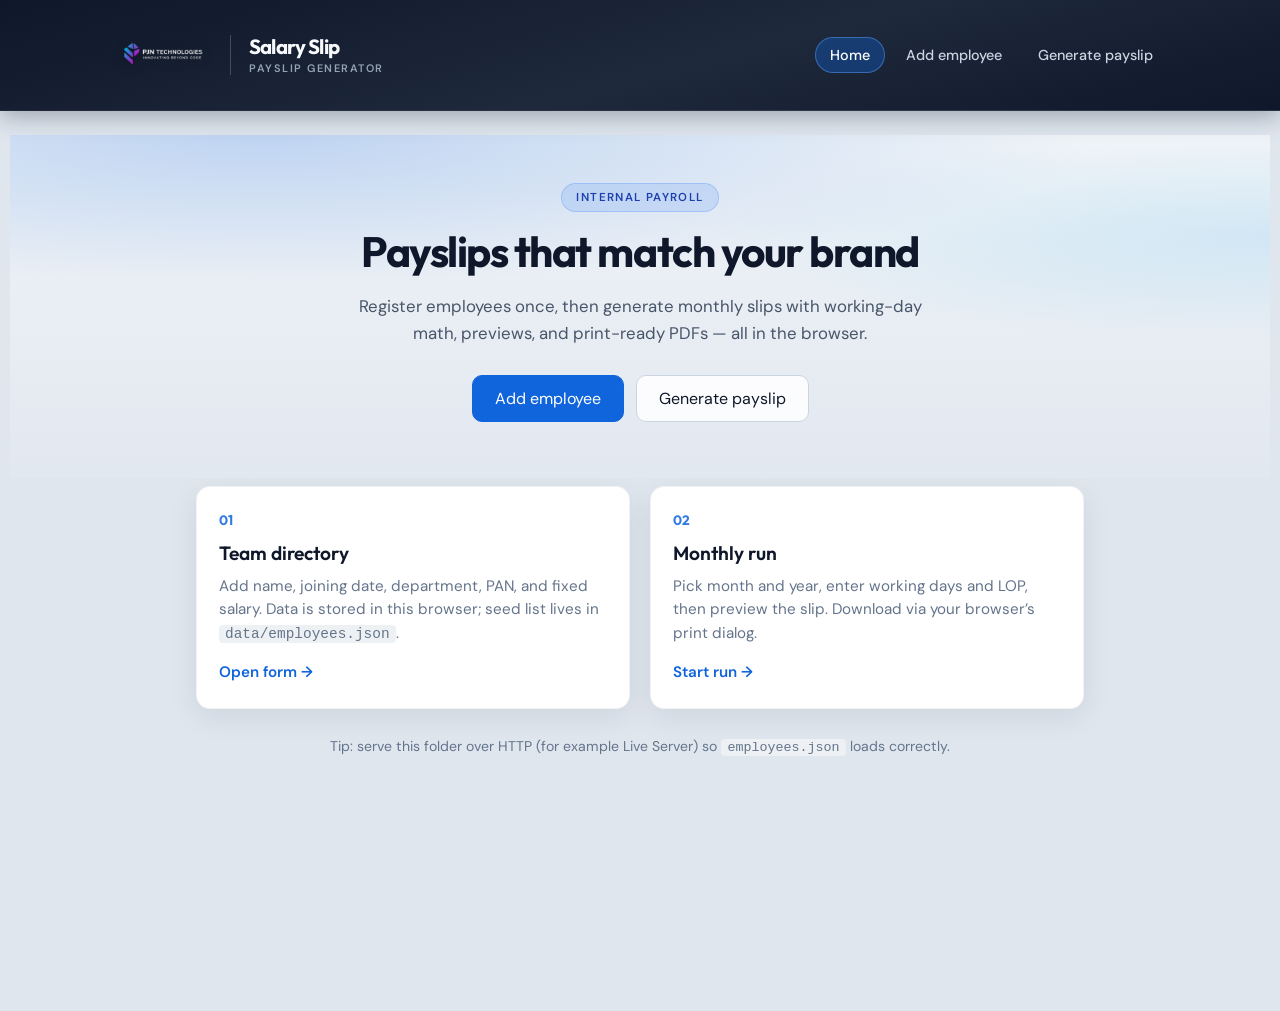
<file: index.html>
<!doctype html>
<html lang="en">
  <head>
    <meta charset="UTF-8" />
    <meta name="viewport" content="width=device-width, initial-scale=1.0" />
    <title>Salary Slip — Home</title>
    <link rel="preconnect" href="https://fonts.googleapis.com" />
    <link rel="preconnect" href="https://fonts.gstatic.com" crossorigin />
    <link
      href="https://fonts.googleapis.com/css2?family=DM+Sans:ital,opsz,wght@9..40,400;500;600;700&family=Outfit:wght@500;600;700&display=swap"
      rel="stylesheet"
    />
    <link rel="stylesheet" href="styles.css" />
  </head>
  <body class="body-home">
    <header class="site-header">
      <div class="site-header-inner">
        <a class="site-brand" href="index.html" aria-label="Salary Slip home">
          <img src="assets/logo.png" alt="PJN Technologies" class="site-logo" decoding="async" />
          <span class="site-brand-text">
            <span class="site-title">Salary Slip</span>
            <span class="site-tagline">Payslip generator</span>
          </span>
        </a>
        <nav class="site-nav" aria-label="Main">
          <a href="index.html" aria-current="page">Home</a>
          <a href="add-employee.html">Add employee</a>
          <a href="generate-payslip.html">Generate payslip</a>
        </nav>
      </div>
    </header>

    <main class="page page-home">
      <section class="hero">
        <div class="hero-bg" aria-hidden="true"></div>
        <div class="hero-inner">
          <div class="hero-badge">Internal payroll</div>
          <h1 class="hero-headline">Payslips that match your brand</h1>
          <p class="hero-lead">
            Register employees once, then generate monthly slips with working-day math, previews, and print-ready PDFs —
            all in the browser.
          </p>
          <div class="hero-actions">
            <a class="btn btn-lg primary" href="add-employee.html">Add employee</a>
            <a class="btn btn-lg btn-ghost" href="generate-payslip.html">Generate payslip</a>
          </div>
        </div>
      </section>

      <section class="home-grid" aria-label="Quick actions">
        <article class="home-card">
          <div class="home-card-icon" aria-hidden="true">01</div>
          <h2>Team directory</h2>
          <p>Add name, joining date, department, PAN, and fixed salary. Data is stored in this browser; seed list lives in <code>data/employees.json</code>.</p>
          <a class="text-link" href="add-employee.html">Open form →</a>
        </article>
        <article class="home-card">
          <div class="home-card-icon" aria-hidden="true">02</div>
          <h2>Monthly run</h2>
          <p>Pick month and year, enter working days and LOP, then preview the slip. Download via your browser’s print dialog.</p>
          <a class="text-link" href="generate-payslip.html">Start run →</a>
        </article>
      </section>

      <p class="home-footnote">
        Tip: serve this folder over HTTP (for example Live Server) so <code>employees.json</code> loads correctly.
      </p>
    </main>
  </body>
</html>
</file>
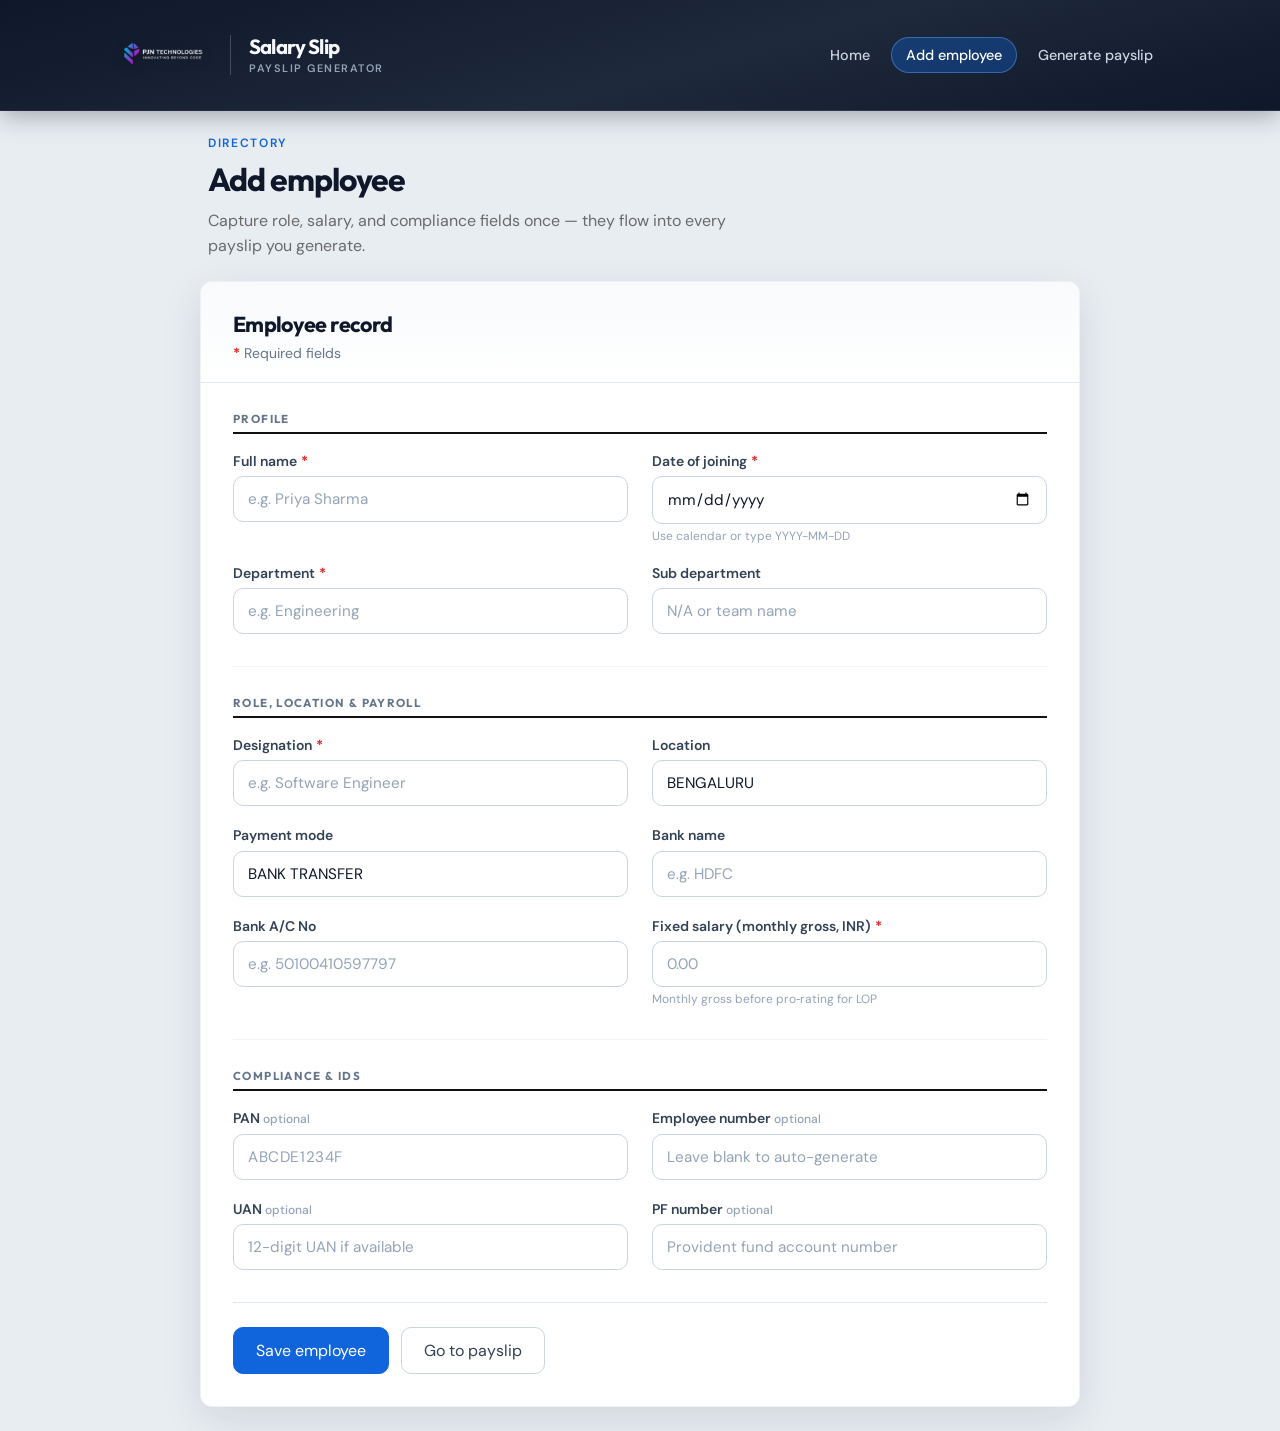
<file: add-employee.html>
<!doctype html>
<html lang="en">
  <head>
    <meta charset="UTF-8" />
    <meta name="viewport" content="width=device-width, initial-scale=1.0" />
    <title>Add employee</title>
    <link rel="preconnect" href="https://fonts.googleapis.com" />
    <link rel="preconnect" href="https://fonts.gstatic.com" crossorigin />
    <link
      href="https://fonts.googleapis.com/css2?family=DM+Sans:ital,opsz,wght@9..40,400;500;600;700&family=Outfit:wght@500;600;700&display=swap"
      rel="stylesheet"
    />
    <link rel="stylesheet" href="styles.css" />
  </head>
  <body>
    <header class="site-header">
      <div class="site-header-inner">
        <a class="site-brand" href="index.html" aria-label="Salary Slip home">
          <img src="assets/logo.png" alt="PJN Technologies" class="site-logo" decoding="async" />
          <span class="site-brand-text">
            <span class="site-title">Salary Slip</span>
            <span class="site-tagline">Payslip generator</span>
          </span>
        </a>
        <nav class="site-nav" aria-label="Main">
          <a href="index.html">Home</a>
          <a href="add-employee.html" aria-current="page">Add employee</a>
          <a href="generate-payslip.html">Generate payslip</a>
        </nav>
      </div>
    </header>

    <main class="page page-app page-app--wide">
      <header class="page-hero">
        <p class="eyebrow">Directory</p>
        <h1 class="page-title">Add employee</h1>
        <p class="page-subtitle">
          Capture role, salary, and compliance fields once — they flow into every payslip you generate.
        </p>
      </header>

      <div class="card form-card form-card-elevated form-card--wide">
        <div class="form-card-head">
          <h2 class="form-card-heading">Employee record</h2>
          <p class="form-card-lead"><span class="req-mark">*</span> Required fields</p>
        </div>

        <form id="employeeForm" class="form-employee" novalidate>
          <section class="form-section" aria-labelledby="sec-profile">
            <h3 id="sec-profile" class="form-section-title">Profile</h3>
            <div class="form-grid form-grid--employee">
              <label class="form-field">
                <span class="form-label">Full name <abbr class="req" title="required">*</abbr></span>
                <input name="name" type="text" required autocomplete="name" placeholder="e.g. Priya Sharma" />
              </label>
              <label class="form-field">
                <span class="form-label">Date of joining <abbr class="req" title="required">*</abbr></span>
                <input name="dateJoined" type="date" required />
                <span class="form-hint">Use calendar or type YYYY-MM-DD</span>
              </label>
              <label class="form-field">
                <span class="form-label">Department <abbr class="req" title="required">*</abbr></span>
                <input name="department" type="text" required placeholder="e.g. Engineering" />
              </label>
              <label class="form-field">
                <span class="form-label">Sub department</span>
                <input name="subDepartment" type="text" placeholder="N/A or team name" />
              </label>
            </div>
          </section>

          <section class="form-section" aria-labelledby="sec-role">
            <h3 id="sec-role" class="form-section-title">Role, Location &amp; Payroll</h3>
            <div class="form-grid form-grid--employee">
              <label class="form-field">
                <span class="form-label">Designation <abbr class="req" title="required">*</abbr></span>
                <input name="designation" type="text" required placeholder="e.g. Software Engineer" />
              </label>
              <label class="form-field">
                <span class="form-label">Location</span>
                <input name="location" type="text" value="BENGALURU" placeholder="e.g. BENGALURU" />
              </label>
              <label class="form-field">
                <span class="form-label">Payment mode</span>
                <input name="paymentMode" type="text" value="BANK TRANSFER" placeholder="BANK TRANSFER" />
              </label>
              <label class="form-field">
                <span class="form-label">Bank name</span>
                <input name="bankName" type="text" placeholder="e.g. HDFC" />
              </label>
              <label class="form-field">
                <span class="form-label">Bank A/C No</span>
                <input name="bankAccountNo" type="text" placeholder="e.g. 50100410597797" />
              </label>
              <label class="form-field">
                <span class="form-label">Fixed salary (monthly gross, INR) <abbr class="req" title="required">*</abbr></span>
                <input name="fixedSalary" type="number" min="0" step="0.01" required placeholder="0.00" />
                <span class="form-hint">Monthly gross before pro‑rating for LOP</span>
              </label>
            </div>
          </section>

          <section class="form-section" aria-labelledby="sec-compliance">
            <h3 id="sec-compliance" class="form-section-title">Compliance &amp; IDs</h3>
            <div class="form-grid form-grid--employee">
              <label class="form-field">
                <span class="form-label">PAN <span class="form-optional">optional</span></span>
                <input name="pan" type="text" maxlength="10" title="e.g. ABCDE1234F" placeholder="ABCDE1234F" class="input-mono" />
              </label>
              <label class="form-field">
                <span class="form-label">Employee number <span class="form-optional">optional</span></span>
                <input name="employeeNumber" type="text" placeholder="Leave blank to auto-generate" />
              </label>
              <label class="form-field">
                <span class="form-label">UAN <span class="form-optional">optional</span></span>
                <input name="uan" type="text" placeholder="12-digit UAN if available" inputmode="numeric" />
              </label>
              <label class="form-field">
                <span class="form-label">PF number <span class="form-optional">optional</span></span>
                <input name="pfNumber" type="text" placeholder="Provident fund account number" />
              </label>
            </div>
          </section>

          <footer class="form-footer">
            <button type="submit" class="btn primary btn-lg">Save employee</button>
            <a class="btn btn-lg btn-outline" href="generate-payslip.html">Go to payslip</a>
          </footer>
        </form>
        <p id="formMessage" class="form-message" hidden></p>
      </div>
    </main>

    <script type="module" src="add-employee.js"></script>
  </body>
</html>
</file>
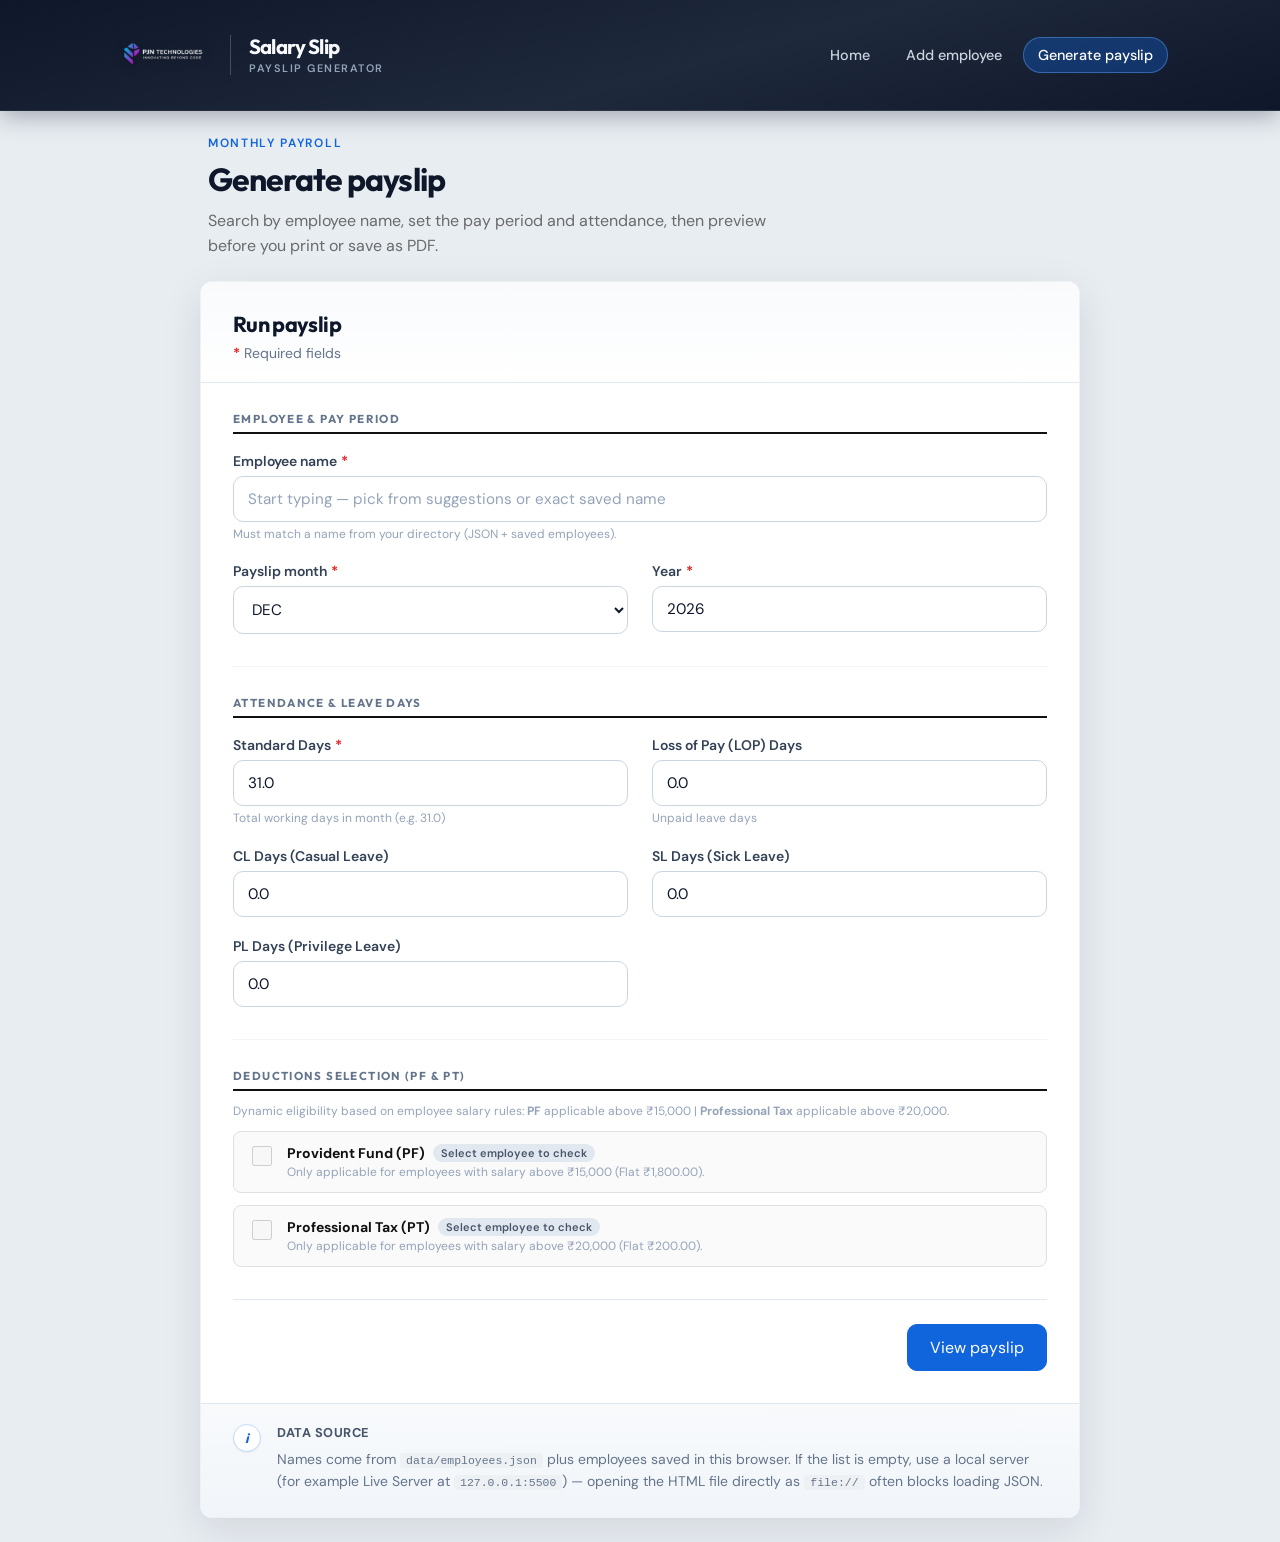
<file: generate-payslip.html>
<!doctype html>
<html lang="en">
  <head>
    <meta charset="UTF-8" />
    <meta name="viewport" content="width=device-width, initial-scale=1.0" />
    <title>Generate payslip</title>
    <link rel="preconnect" href="https://fonts.googleapis.com" />
    <link rel="preconnect" href="https://fonts.gstatic.com" crossorigin />
    <link
      href="https://fonts.googleapis.com/css2?family=DM+Sans:ital,opsz,wght@9..40,400;500;600;700&family=Outfit:wght@500;600;700&display=swap"
      rel="stylesheet"
    />
    <link rel="stylesheet" href="styles.css" />
  </head>
  <body>
    <header class="site-header">
      <div class="site-header-inner">
        <a class="site-brand" href="index.html" aria-label="Salary Slip home">
          <img src="assets/logo.png" alt="PJN Technologies" class="site-logo" decoding="async" />
          <span class="site-brand-text">
            <span class="site-title">Salary Slip</span>
            <span class="site-tagline">Payslip generator</span>
          </span>
        </a>
        <nav class="site-nav" aria-label="Main">
          <a href="index.html">Home</a>
          <a href="add-employee.html">Add employee</a>
          <a href="generate-payslip.html" aria-current="page">Generate payslip</a>
        </nav>
      </div>
    </header>

    <main class="page page-app page-app--wide">
      <header class="page-hero">
        <p class="eyebrow">Monthly payroll</p>
        <h1 class="page-title">Generate payslip</h1>
        <p class="page-subtitle">
          Search by employee name, set the pay period and attendance, then preview before you print or save as PDF.
        </p>
      </header>

      <div class="card form-card form-card-elevated form-card--wide">
        <div class="form-card-head">
          <h2 class="form-card-heading">Run payslip</h2>
          <p class="form-card-lead"><span class="req-mark">*</span> Required fields</p>
        </div>

        <form id="genForm" class="form-generate" novalidate>
          <section class="form-section" aria-labelledby="sec-emp-period">
            <h3 id="sec-emp-period" class="form-section-title">Employee &amp; pay period</h3>
            <div class="form-grid form-grid--employee">
              <label class="form-field form-field--span">
                <span class="form-label">Employee name <abbr class="req" title="required">*</abbr></span>
                <input
                  id="empName"
                  name="empName"
                  type="text"
                  list="nameList"
                  required
                  placeholder="Start typing — pick from suggestions or exact saved name"
                  autocomplete="off"
                />
                <datalist id="nameList"></datalist>
                <span class="form-hint">Must match a name from your directory (JSON + saved employees).</span>
              </label>
              <label class="form-field">
                <span class="form-label">Payslip month <abbr class="req" title="required">*</abbr></span>
                <select id="month" name="month" required></select>
              </label>
              <label class="form-field">
                <span class="form-label">Year <abbr class="req" title="required">*</abbr></span>
                <input id="year" name="year" type="number" min="2000" max="2100" required placeholder="2026" />
              </label>
            </div>
          </section>

          <section class="form-section" aria-labelledby="sec-attendance">
            <h3 id="sec-attendance" class="form-section-title">Attendance &amp; Leave Days</h3>
            <div class="form-grid form-grid--employee">
              <label class="form-field">
                <span class="form-label">Standard Days <abbr class="req" title="required">*</abbr></span>
                <input name="totalWorkingDays" type="number" min="0.5" step="0.5" value="31.0" required />
                <span class="form-hint">Total working days in month (e.g. 31.0)</span>
              </label>
              <label class="form-field">
                <span class="form-label">Loss of Pay (LOP) Days</span>
                <input name="lossOfPayDays" type="number" min="0" step="0.5" value="0.0" />
                <span class="form-hint">Unpaid leave days</span>
              </label>
              <label class="form-field">
                <span class="form-label">CL Days (Casual Leave)</span>
                <input name="clDays" type="number" min="0" step="0.5" value="0.0" />
              </label>
              <label class="form-field">
                <span class="form-label">SL Days (Sick Leave)</span>
                <input name="slDays" type="number" min="0" step="0.5" value="0.0" />
              </label>
              <label class="form-field">
                <span class="form-label">PL Days (Privilege Leave)</span>
                <input name="plDays" type="number" min="0" step="0.5" value="0.0" />
              </label>
            </div>
          </section>

          <section class="form-section" aria-labelledby="sec-deductions">
            <h3 id="sec-deductions" class="form-section-title">Deductions Selection (PF &amp; PT)</h3>
            <p class="form-hint" style="margin-top:-6px; margin-bottom:12px;">
              Dynamic eligibility based on employee salary rules: <strong>PF</strong> applicable above ₹15,000 | <strong>Professional Tax</strong> applicable above ₹20,000.
            </p>
            <div class="deduction-checkbox-container" style="display:flex; flex-direction:column; gap:12px;">
              <label class="checkbox-card" style="display:flex; align-items:flex-start; gap:12px; padding:12px 14px; border:1px solid var(--border-color, #e0e0e0); border-radius:8px; background:var(--card-bg, #fafafa); cursor:pointer;">
                <input type="checkbox" id="chkPF" name="includePF" style="width:20px; height:20px; margin-top:2px; cursor:pointer;" />
                <div class="checkbox-info" style="flex:1;">
                  <div style="display:flex; align-items:center; gap:8px;">
                    <strong style="font-size:14px;">Provident Fund (PF)</strong>
                    <span id="pfBadge" class="badge" style="font-size:11px; font-weight:600; padding:2px 8px; border-radius:12px; background:#e2e8f0; color:#475569;">Select employee to check</span>
                  </div>
                  <p class="form-hint" style="margin:2px 0 0; font-size:12px;">Only applicable for employees with salary above ₹15,000 (Flat ₹1,800.00).</p>
                </div>
              </label>

              <label class="checkbox-card" style="display:flex; align-items:flex-start; gap:12px; padding:12px 14px; border:1px solid var(--border-color, #e0e0e0); border-radius:8px; background:var(--card-bg, #fafafa); cursor:pointer;">
                <input type="checkbox" id="chkPT" name="includePT" style="width:20px; height:20px; margin-top:2px; cursor:pointer;" />
                <div class="checkbox-info" style="flex:1;">
                  <div style="display:flex; align-items:center; gap:8px;">
                    <strong style="font-size:14px;">Professional Tax (PT)</strong>
                    <span id="ptBadge" class="badge" style="font-size:11px; font-weight:600; padding:2px 8px; border-radius:12px; background:#e2e8f0; color:#475569;">Select employee to check</span>
                  </div>
                  <p class="form-hint" style="margin:2px 0 0; font-size:12px;">Only applicable for employees with salary above ₹20,000 (Flat ₹200.00).</p>
                </div>
              </label>
            </div>
          </section>

          <footer class="form-footer form-footer--single">
            <button type="button" class="btn primary btn-lg" id="btnPreview">View payslip</button>
          </footer>
        </form>

        <p id="genMessage" class="form-message form-message--banner error" hidden></p>

        <div class="form-callout" role="note">
          <div class="form-callout-icon" aria-hidden="true">i</div>
          <div class="form-callout-body">
            <strong>Data source</strong>
            <p>
              Names come from <code>data/employees.json</code> plus employees saved in this browser. If the list is
              empty, use a local server (for example Live Server at <code>127.0.0.1:5500</code>) — opening the HTML file
              directly as <code>file://</code> often blocks loading JSON.
            </p>
          </div>
        </div>
      </div>
    </main>

    <script type="module" src="generate-payslip.js"></script>
  </body>
</html>
</file>
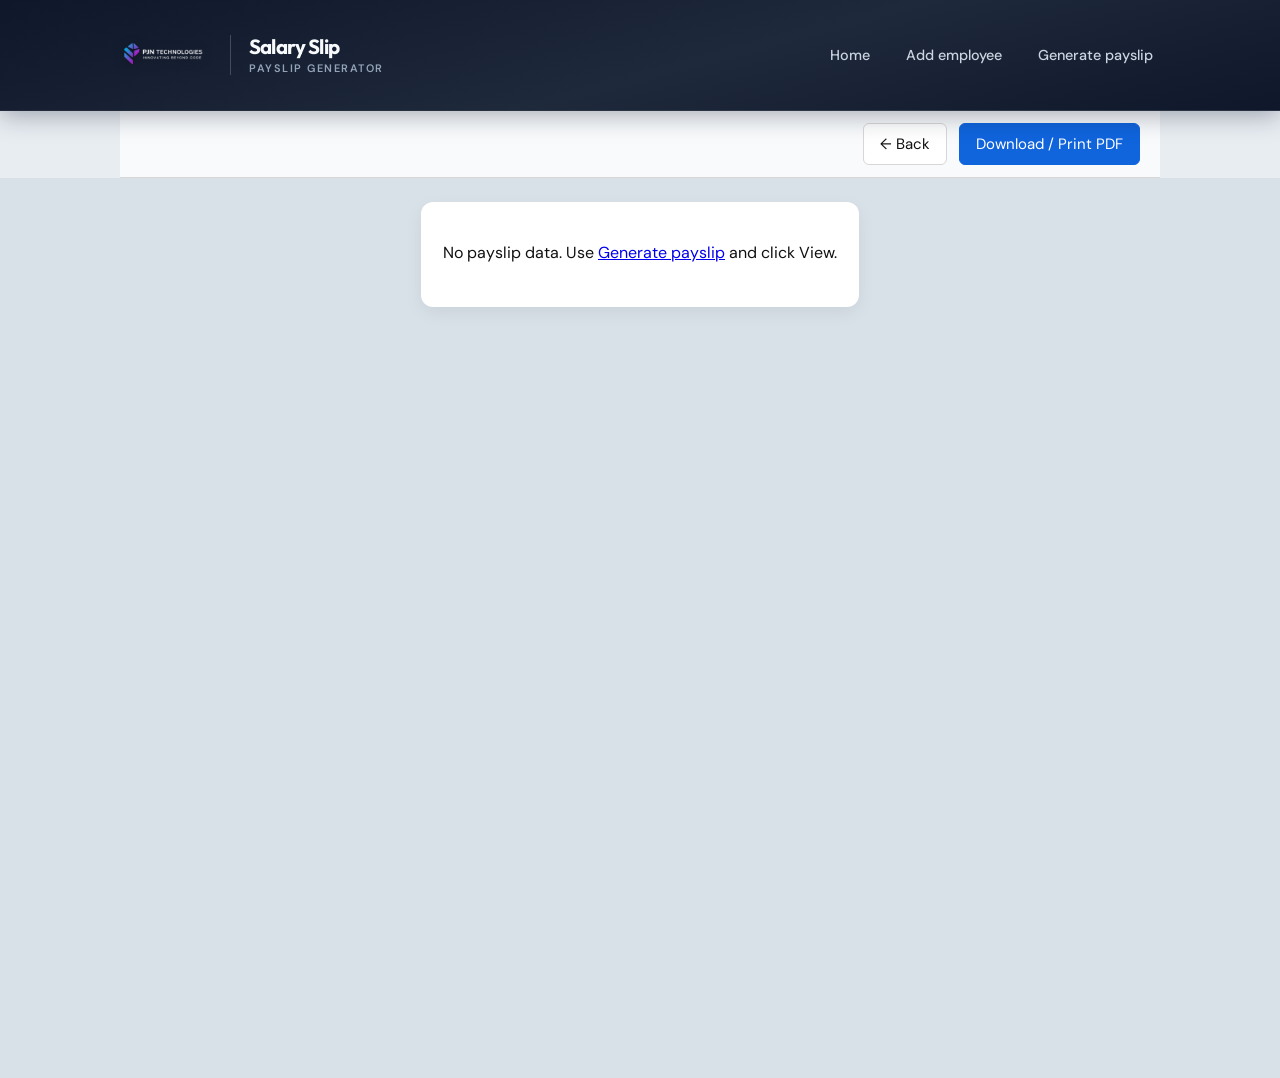
<file: payslip-view.html>
<!doctype html>
<html lang="en">
  <head>
    <meta charset="UTF-8" />
    <meta name="viewport" content="width=device-width, initial-scale=1.0" />
    <title>Payslip preview</title>
    <link rel="preconnect" href="https://fonts.googleapis.com" />
    <link rel="preconnect" href="https://fonts.gstatic.com" crossorigin />
    <link
      href="https://fonts.googleapis.com/css2?family=DM+Sans:ital,opsz,wght@9..40,400;500;600;700&family=Outfit:wght@500;600;700&display=swap"
      rel="stylesheet"
    />
    <link rel="stylesheet" href="styles.css" />
    <link rel="stylesheet" href="payslip.css" />
  </head>
  <body class="payslip-page">
    <header class="site-header no-print">
      <div class="site-header-inner">
        <a class="site-brand" href="index.html" aria-label="Salary Slip home">
          <img src="assets/logo.png" alt="PJN Technologies" class="site-logo" decoding="async" />
          <span class="site-brand-text">
            <span class="site-title">Salary Slip</span>
            <span class="site-tagline">Payslip generator</span>
          </span>
        </a>
        <nav class="site-nav" aria-label="Main">
          <a href="index.html">Home</a>
          <a href="add-employee.html">Add employee</a>
          <a href="generate-payslip.html">Generate payslip</a>
        </nav>
      </div>
    </header>

    <div class="toolbar no-print">
      <a class="btn" href="generate-payslip.html">← Back</a>
      <button type="button" class="btn primary" id="btnPrint">Download / Print PDF</button>
    </div>

    <main class="page">
      <section class="payslip" id="payslip">
        <!-- Header Block -->
        <header class="payslip-header">
          <div class="company-wrap">
            <h1 class="payslip-title">
              <strong>PAYSLIP</strong> <span id="monthYear">MAY 2026</span>
            </h1>
            <h2 id="companyName" class="company-name">PJN TECHNOLOGIES PVT LTD</h2>
            <p id="companyAddress1" class="company-addr">Banaswadi Ring Road, 165, 7th Cross Rd, opp. to BWSSB over Head Tank,</p>
            <p id="companyAddress2" class="company-addr">Babusapalya, Banaswadi, Bengaluru,</p>
            <p id="companyAddress3" class="company-addr">Karnataka 560113</p>
          </div>
          <div class="logo-wrap">
            <img src="assets/logowhite.png" alt="PJN Technologies Logo" class="payslip-logo" decoding="async" />
          </div>
        </header>

        <!-- Table 1: Employee & Bank Details -->
        <table class="grid-table emp-table">
          <tbody>
            <tr>
              <td class="lbl">Emp Code</td>
              <td class="sep">:</td>
              <td class="val" id="empCode"></td>
              <td class="lbl">Pay Mode</td>
              <td class="sep">:</td>
              <td class="val" id="payMode"></td>
            </tr>
            <tr>
              <td class="lbl">Emp Name</td>
              <td class="sep">:</td>
              <td class="val" id="empName"></td>
              <td class="lbl">Bank Name</td>
              <td class="sep">:</td>
              <td class="val" id="bankName"></td>
            </tr>
            <tr>
              <td class="lbl">Date of Joining</td>
              <td class="sep">:</td>
              <td class="val" id="dateJoined"></td>
              <td class="lbl">Bank A/C No</td>
              <td class="sep">:</td>
              <td class="val" id="bankAcc"></td>
            </tr>
            <tr>
              <td class="lbl">Designation</td>
              <td class="sep">:</td>
              <td class="val" id="designation"></td>
              <td class="lbl">PF No</td>
              <td class="sep">:</td>
              <td class="val" id="pfNo"></td>
            </tr>
            <tr>
              <td class="lbl">Department</td>
              <td class="sep">:</td>
              <td class="val" id="department"></td>
              <td class="lbl">PAN No</td>
              <td class="sep">:</td>
              <td class="val" id="panNo"></td>
            </tr>
            <tr>
              <td class="lbl">Location</td>
              <td class="sep">:</td>
              <td class="val" id="location"></td>
              <td class="lbl">UAN No</td>
              <td class="sep">:</td>
              <td class="val" id="uanNo"></td>
            </tr>
          </tbody>
        </table>

        <!-- Table 2: Attendance Summary Grid -->
        <table class="grid-table attendance-table">
          <tbody>
            <tr>
              <td class="lbl-att">Standard Days</td>
              <td class="val-att" id="stdDays">31.0</td>
              <td class="lbl-att">Worked Days</td>
              <td class="val-att" id="wrkDays">31.0</td>
              <td class="lbl-att">LOP Days</td>
              <td class="val-att" id="lopDays">0.0</td>
            </tr>
            <tr>
              <td class="lbl-att">CL Days</td>
              <td class="val-att" id="clDays">0.0</td>
              <td class="lbl-att">SL Days</td>
              <td class="val-att" id="slDays">0.0</td>
              <td class="lbl-att">PL Days</td>
              <td class="val-att" id="plDays">0.0</td>
            </tr>
          </tbody>
        </table>

        <!-- Table 3: Main Earnings & Deductions Dual Table -->
        <table class="grid-table main-pay-table">
          <thead>
            <tr>
              <th colspan="3" class="col-head-earnings">EARNINGS</th>
              <th colspan="2" class="col-head-deductions">DEDUCTIONS</th>
            </tr>
            <tr class="sub-head-row">
              <th class="item-col"></th>
              <th class="num-col">Fixed (Rs)</th>
              <th class="num-col">Earned (Rs)</th>
              <th class="item-col"></th>
              <th class="num-col">Amount (Rs)</th>
            </tr>
          </thead>
          <tbody id="payTableBody">
            <!-- Dynamically rendered -->
          </tbody>
          <tfoot>
            <tr class="total-row">
              <td class="total-lbl">Total Earnings</td>
              <td class="num-col bold" id="totFixed"></td>
              <td class="num-col bold" id="totEarned"></td>
              <td class="total-lbl">Total Deductions</td>
              <td class="num-col bold" id="totDeductions"></td>
            </tr>
          </tfoot>
        </table>

        <!-- Table 4: Net Pay Row & Words -->
        <table class="grid-table net-pay-table">
          <tbody>
            <tr>
              <td class="net-lbl">NET PAY</td>
              <td class="net-val" id="netPay"></td>
            </tr>
            <tr>
              <td colspan="2" class="words-val" id="netWords"></td>
            </tr>
          </tbody>
        </table>

        <!-- Bottom Footer Note -->
        <footer class="footer-note">
          <p class="payslip-note">
            <strong>Note :</strong> <em>All amounts displayed in this payslip are in <strong>INR</strong></em>
          </p>
          <p class="payslip-disclaimer">*This is a computer generated statement, does not require signature.</p>
        </footer>
      </section>
    </main>

    <script type="module" src="payslip-view.js"></script>
  </body>
</html>
</file>
<file: styles.css>
:root {
  --ink: #111111;
  --muted: #6a6a6a;
  --line: #d7d7d7;
  --soft: #f6f6f6;
  --brand: #1064dc;
  --brand-dark: #0b4ea8;
  --header-bg: #0f172a;
  --header-border: rgba(255, 255, 255, 0.08);
  --surface: #ffffff;
  --font-sans: "DM Sans", system-ui, sans-serif;
  --font-display: "Outfit", system-ui, sans-serif;
}

* {
  box-sizing: border-box;
}

body {
  margin: 0;
  font-family: var(--font-sans);
  color: var(--ink);
  background: #e8edf2;
}

.body-home {
  background: #dfe6ee;
}

code {
  font-size: 0.95em;
  background: #eef1f4;
  padding: 1px 6px;
  border-radius: 4px;
}

.site-header {
  position: sticky;
  top: 0;
  z-index: 50;
  background: linear-gradient(165deg, #0f172a 0%, #1e293b 55%, #0f172a 100%);
  border-bottom: 1px solid var(--header-border);
  box-shadow: 0 4px 24px rgba(15, 23, 42, 0.35);
}

/* Slim bar: tight vertical padding so a larger logo doesn’t grow the navbar */
.site-header-inner {
  max-width: 1100px;
  margin: 0 auto;
  padding: 5px 22px;
  display: flex;
  align-items: center;
  justify-content: space-between;
  gap: 16px 24px;
  flex-wrap: nowrap;
}

.site-brand {
  display: inline-flex;
  align-items: center;
  gap: 0;
  min-width: 0;
  text-decoration: none;
  color: #f8fafc;
  flex: 0 1 auto;
}

.site-brand:hover .site-title {
  color: #fff;
}

.site-brand:hover .site-tagline {
  color: #cbd5e1;
}

/* Logo: no box — sits flush on the bar; drop-shadow only for depth */
.site-logo {
  height: 100px;
  width: auto;
  max-width: min(460px, 58vw);
  object-fit: contain;
  object-position: left center;
  display: block;
  flex-shrink: 0;
  filter: drop-shadow(0 2px 6px rgba(0, 0, 0, 0.45));
}

.site-brand-text {
  display: flex;
  flex-direction: column;
  justify-content: center;
  gap: 3px;
  margin-left: 18px;
  padding-left: 18px;
  border-left: 1px solid rgba(255, 255, 255, 0.2);
  min-width: 0;
}

.site-title {
  font-family: var(--font-display);
  font-weight: 700;
  font-size: 1.28rem;
  letter-spacing: -0.04em;
  line-height: 1.15;
  color: #f8fafc;
}

.site-tagline {
  font-size: 0.68rem;
  font-weight: 600;
  letter-spacing: 0.14em;
  text-transform: uppercase;
  color: #94a3b8;
  line-height: 1.2;
}

.site-nav {
  display: flex;
  align-items: center;
  gap: 6px;
  flex-wrap: nowrap;
  flex-shrink: 0;
  margin-left: auto;
}

.site-nav a {
  display: inline-block;
  padding: 8px 14px;
  border-radius: 999px;
  font-size: 0.9rem;
  font-weight: 500;
  color: #cbd5e1;
  text-decoration: none;
  border: 1px solid transparent;
  transition: background 0.15s ease, color 0.15s ease, border-color 0.15s ease;
}

.site-nav a:hover {
  color: #fff;
  background: rgba(255, 255, 255, 0.08);
}

.site-nav a[aria-current="page"] {
  color: #fff;
  background: rgba(16, 100, 220, 0.35);
  border-color: rgba(96, 165, 250, 0.45);
}

.card {
  max-width: 720px;
  margin: 0 auto;
  background: var(--surface);
  padding: 24px 22px 28px;
  border-radius: 12px;
  box-shadow: 0 6px 18px rgba(0, 0, 0, 0.06);
}

.form-card-elevated {
  border: 1px solid rgba(15, 23, 42, 0.06);
  box-shadow: 0 12px 40px rgba(15, 23, 42, 0.1);
}

.visually-hidden {
  position: absolute;
  width: 1px;
  height: 1px;
  padding: 0;
  margin: -1px;
  overflow: hidden;
  clip: rect(0, 0, 0, 0);
  white-space: nowrap;
  border: 0;
}

.page-app {
  padding-top: 28px;
  padding-bottom: 48px;
}

.page-hero {
  max-width: 720px;
  margin: 0 auto 22px;
  padding: 0 8px;
}

.eyebrow {
  margin: 0 0 8px;
  font-size: 0.75rem;
  font-weight: 600;
  letter-spacing: 0.14em;
  text-transform: uppercase;
  color: var(--brand);
}

.page-title {
  font-family: var(--font-display);
  font-size: clamp(1.6rem, 3vw, 2rem);
  font-weight: 700;
  margin: 0 0 10px;
  letter-spacing: -0.03em;
  color: #0f172a;
}

.page-subtitle {
  margin: 0;
  font-size: 1rem;
  line-height: 1.55;
  color: var(--muted);
  max-width: 52ch;
}

.page-home {
  padding-top: 0;
  padding-bottom: 56px;
}

.hero {
  position: relative;
  overflow: hidden;
  padding: 48px 20px 56px;
  margin-bottom: 8px;
}

.hero-bg {
  position: absolute;
  inset: 0;
  background:
    radial-gradient(ellipse 120% 80% at 20% 0%, rgba(16, 100, 220, 0.22) 0%, transparent 55%),
    radial-gradient(ellipse 90% 60% at 100% 30%, rgba(14, 165, 233, 0.12) 0%, transparent 50%),
    linear-gradient(180deg, #f0f4f8 0%, #e2e8f0 100%);
  pointer-events: none;
}

.hero-inner {
  position: relative;
  max-width: 640px;
  margin: 0 auto;
  text-align: center;
}

.hero-badge {
  display: inline-block;
  margin-bottom: 16px;
  padding: 6px 14px;
  border-radius: 999px;
  font-size: 0.72rem;
  font-weight: 600;
  letter-spacing: 0.12em;
  text-transform: uppercase;
  color: #1e40af;
  background: rgba(59, 130, 246, 0.15);
  border: 1px solid rgba(59, 130, 246, 0.25);
}

.hero-headline {
  font-family: var(--font-display);
  font-size: clamp(1.85rem, 4.5vw, 2.65rem);
  font-weight: 700;
  line-height: 1.15;
  margin: 0 0 16px;
  letter-spacing: -0.035em;
  color: #0f172a;
}

.hero-lead {
  margin: 0 auto;
  max-width: 38rem;
  font-size: 1.05rem;
  line-height: 1.6;
  color: #475569;
}

.hero-actions {
  display: flex;
  flex-wrap: wrap;
  gap: 12px;
  justify-content: center;
  margin-top: 28px;
}

.home-grid {
  max-width: 920px;
  margin: 0 auto;
  padding: 0 16px;
  display: grid;
  grid-template-columns: repeat(2, minmax(0, 1fr));
  gap: 20px;
}

.home-card {
  background: var(--surface);
  border-radius: 14px;
  padding: 24px 22px 26px;
  border: 1px solid rgba(15, 23, 42, 0.06);
  box-shadow: 0 8px 30px rgba(15, 23, 42, 0.08);
  transition: transform 0.2s ease, box-shadow 0.2s ease;
}

.home-card:hover {
  transform: translateY(-2px);
  box-shadow: 0 14px 40px rgba(15, 23, 42, 0.12);
}

.home-card-icon {
  font-family: var(--font-display);
  font-size: 0.85rem;
  font-weight: 700;
  color: var(--brand);
  margin-bottom: 12px;
  opacity: 0.85;
}

.home-card h2 {
  font-family: var(--font-display);
  font-size: 1.2rem;
  font-weight: 600;
  margin: 0 0 10px;
  color: #0f172a;
}

.home-card p {
  margin: 0 0 16px;
  font-size: 0.95rem;
  line-height: 1.55;
  color: #64748b;
}

.text-link {
  font-weight: 600;
  font-size: 0.95rem;
  color: var(--brand);
  text-decoration: none;
}

.text-link:hover {
  color: var(--brand-dark);
  text-decoration: underline;
}

.home-footnote {
  max-width: 920px;
  margin: 28px auto 0;
  padding: 0 20px;
  text-align: center;
  font-size: 0.88rem;
  color: #64748b;
}

.muted {
  color: var(--muted);
  line-height: 1.45;
}

.small-gap {
  margin-top: 10px;
  font-size: 14px;
}

.actions {
  display: flex;
  flex-wrap: wrap;
  gap: 12px;
  margin-top: 20px;
}

.btn {
  display: inline-block;
  padding: 10px 16px;
  border-radius: 6px;
  border: 1px solid var(--line);
  background: #fff;
  color: var(--ink);
  font-size: 15px;
  cursor: pointer;
  text-decoration: none;
  font-family: inherit;
}

.btn:hover {
  background: #f3f5f7;
}

.btn.primary {
  background: var(--brand);
  color: #fff;
  border-color: var(--brand);
}

.btn.primary:hover {
  filter: brightness(1.05);
}

.btn-lg {
  padding: 12px 22px;
  font-size: 1rem;
  border-radius: 10px;
}

.btn-ghost {
  background: rgba(255, 255, 255, 0.85);
  border-color: #cbd5e1;
  color: #0f172a;
  -webkit-backdrop-filter: blur(6px);
  backdrop-filter: blur(6px);
}

.btn-ghost:hover {
  background: #fff;
  border-color: #94a3b8;
}

.form-card h1 {
  margin-top: 0;
  font-size: 24px;
}

.form-grid {
  display: grid;
  grid-template-columns: repeat(2, minmax(0, 1fr));
  gap: 14px 18px;
  margin-top: 18px;
}

.form-grid label {
  display: flex;
  flex-direction: column;
  gap: 6px;
  font-size: 14px;
  color: #333;
}

.form-grid input,
.form-grid select {
  padding: 10px 12px;
  border: 1px solid #cbd5e1;
  border-radius: 8px;
  font-size: 15px;
  font-family: inherit;
  transition: border-color 0.15s ease, box-shadow 0.15s ease;
}

.form-grid input:focus,
.form-grid select:focus {
  outline: none;
  border-color: var(--brand);
  box-shadow: 0 0 0 3px rgba(16, 100, 220, 0.2);
}

.form-grid .full {
  grid-column: 1 / -1;
}

.form-actions {
  display: flex;
  flex-wrap: wrap;
  gap: 10px;
  align-items: center;
  margin-top: 6px;
}

.form-message {
  margin-top: 14px;
  color: #0a6b2f;
  font-size: 15px;
}

.form-message.error {
  color: #a40000;
}

/* —— Add employee (wide form) —— */
.page-app--wide .page-hero {
  max-width: 880px;
}

.form-card--wide {
  max-width: 880px;
  padding: 0;
  overflow: hidden;
}

.form-card--wide .form-card-head {
  padding: 28px 32px 20px;
  background: linear-gradient(180deg, #f8fafc 0%, #fff 100%);
  border-bottom: 1px solid #e2e8f0;
}

.form-card-heading {
  font-family: var(--font-display);
  font-size: 1.35rem;
  font-weight: 700;
  margin: 0 0 6px;
  letter-spacing: -0.03em;
  color: #0f172a;
}

.form-card-lead {
  margin: 0;
  font-size: 0.875rem;
  color: #64748b;
}

.req-mark {
  color: #dc2626;
  font-weight: 700;
}

.form-employee,
.form-generate {
  padding: 28px 32px 32px;
}

.form-section + .form-section {
  margin-top: 32px;
  padding-top: 28px;
  border-top: 1px solid #f1f5f9;
}

.form-section-title {
  font-family: var(--font-display);
  font-size: 0.72rem;
  font-weight: 700;
  letter-spacing: 0.12em;
  text-transform: uppercase;
  color: #64748b;
  margin: 0 0 18px;
}

.form-grid--employee {
  display: grid;
  grid-template-columns: repeat(2, minmax(0, 1fr));
  gap: 20px 24px;
  margin-top: 0;
}

.form-field {
  display: flex;
  flex-direction: column;
  gap: 8px;
  margin: 0;
}

.form-field--span {
  grid-column: 1 / -1;
}

.form-label {
  font-size: 0.875rem;
  font-weight: 600;
  color: #334155;
  line-height: 1.3;
}

.form-label .req {
  text-decoration: none;
  color: #dc2626;
  font-weight: 700;
  margin-left: 1px;
}

.form-optional {
  font-weight: 500;
  font-size: 0.75rem;
  color: #94a3b8;
  text-transform: lowercase;
  letter-spacing: 0;
}

.form-field input,
.form-field select {
  width: 100%;
  padding: 12px 14px;
  border: 1px solid #cbd5e1;
  border-radius: 10px;
  font-size: 0.95rem;
  font-family: inherit;
  background: #fff;
  color: #0f172a;
  transition: border-color 0.15s ease, box-shadow 0.15s ease;
}

.form-field input::placeholder {
  color: #94a3b8;
}

.form-field input:hover {
  border-color: #94a3b8;
}

.form-field input:focus,
.form-field select:focus {
  outline: none;
  border-color: var(--brand);
  box-shadow: 0 0 0 3px rgba(16, 100, 220, 0.18);
}

.input-mono {
  font-variant-numeric: tabular-nums;
  letter-spacing: 0.04em;
  text-transform: uppercase;
}

.form-hint {
  font-size: 0.75rem;
  color: #94a3b8;
  line-height: 1.35;
  margin-top: -2px;
}

.form-footer {
  margin-top: 32px;
  padding-top: 24px;
  border-top: 1px solid #e2e8f0;
  display: flex;
  flex-wrap: wrap;
  gap: 12px;
  align-items: center;
}

.form-footer--single {
  justify-content: flex-end;
}

.form-callout {
  display: flex;
  gap: 16px;
  align-items: flex-start;
  margin: 0;
  padding: 20px 32px 24px;
  border-top: 1px solid #e2e8f0;
  background: linear-gradient(180deg, #f8fafc 0%, #f1f5f9 100%);
}

.form-callout-icon {
  flex-shrink: 0;
  width: 28px;
  height: 28px;
  border-radius: 50%;
  display: flex;
  align-items: center;
  justify-content: center;
  font-family: var(--font-display);
  font-size: 0.85rem;
  font-weight: 700;
  font-style: italic;
  color: var(--brand);
  background: #fff;
  border: 1px solid #bfdbfe;
  box-shadow: 0 1px 2px rgba(15, 23, 42, 0.06);
}

.form-callout-body {
  min-width: 0;
}

.form-callout-body strong {
  display: block;
  font-size: 0.8rem;
  font-weight: 700;
  letter-spacing: 0.04em;
  text-transform: uppercase;
  color: #475569;
  margin-bottom: 8px;
}

.form-callout-body p {
  margin: 0;
  font-size: 0.875rem;
  line-height: 1.55;
  color: #64748b;
}

.form-callout-body code {
  font-size: 0.82em;
}

.form-card--wide .form-message {
  margin: 0;
  padding: 14px 32px 24px;
  border-top: 1px solid #f1f5f9;
  background: #fafbfc;
}

.form-card--wide .form-message--banner.error {
  background: #fef2f2;
  border-top-color: #fecaca;
  color: #991b1b;
  font-weight: 500;
}

.btn-outline {
  background: #fff;
  border: 1px solid #cbd5e1;
  color: #334155;
}

.btn-outline:hover {
  background: #f8fafc;
  border-color: #94a3b8;
  color: #0f172a;
}

@media (max-width: 700px) {
  .form-employee,
  .form-generate {
    padding: 22px 18px 24px;
  }

  .form-card--wide .form-card-head {
    padding: 22px 18px 16px;
  }

  .form-grid--employee {
    grid-template-columns: 1fr;
    gap: 18px;
  }

  .form-field--span {
    grid-column: 1;
  }

  .form-footer--single {
    justify-content: stretch;
  }

  .form-footer--single .btn {
    width: 100%;
    justify-content: center;
  }

  .form-callout {
    flex-direction: column;
    padding: 18px 18px 22px;
    gap: 12px;
  }

  .form-card--wide .form-message {
    padding: 14px 18px 20px;
  }

  .form-card--wide .form-message--banner.error {
    padding: 14px 18px 18px;
  }
}

.toolbar {
  max-width: 1040px;
  margin: 0 auto;
  padding: 12px 20px;
  display: flex;
  gap: 12px;
  flex-wrap: wrap;
  align-items: center;
  justify-content: flex-end;
  background: #f8fafc;
  border-bottom: 1px solid var(--line);
}

.page {
  min-height: 100vh;
  padding: 24px 10px;
}

.payslip {
  width: 794px;
  margin: 0 auto;
  background: #ffffff;
  padding: 28px 34px 40px;
  box-shadow: 0 8px 24px rgba(0, 0, 0, 0.08);
}

.top-header {
  display: flex;
  justify-content: space-between;
  align-items: flex-start;
  border-bottom: 1px solid var(--line);
  padding-bottom: 16px;
}

h1 {
  margin: 0;
  font-size: 38px;
  font-weight: 700;
  letter-spacing: 0.2px;
}

h1 span:first-child {
  font-size: 33px;
}

.company {
  margin: 14px 0 6px;
  font-weight: 700;
  font-size: 14px;
  text-transform: uppercase;
}

.small {
  margin: 0;
  font-size: 11px;
  line-height: 1.35;
}

.logo-text {
  font-size: 65px;
  font-weight: 700;
  color: var(--brand);
  line-height: 1;
  letter-spacing: -1px;
}

.logo-text span {
  color: #14386e;
}

.employee-section {
  margin-top: 18px;
  border-bottom: 1px solid var(--line);
  padding-bottom: 12px;
}

h2 {
  margin: 0 0 10px;
  font-size: 22px;
}

.info-grid,
.days-grid {
  display: grid;
  grid-template-columns: repeat(4, minmax(0, 1fr));
  gap: 8px 14px;
}

.info-item,
.days-item {
  border-top: 1px solid var(--line);
  padding-top: 6px;
}

.label {
  display: block;
  color: var(--muted);
  font-size: 12px;
  margin-bottom: 2px;
}

.value {
  font-size: 20px;
  font-weight: 700;
}

.value.small-v {
  font-size: 18px;
}

.salary-section {
  margin-top: 22px;
}

h3 {
  margin: 0 0 10px;
  padding-bottom: 6px;
  border-bottom: 2px solid var(--ink);
  font-size: 20px;
}

.breakup {
  margin-top: 16px;
  display: grid;
  grid-template-columns: 1fr 1fr;
  gap: 16px;
}

.panel h4 {
  margin: 0 0 10px;
  font-size: 20px;
}

.subhead {
  margin-top: 16px !important;
}

.row,
.row-list .row {
  display: flex;
  justify-content: space-between;
  align-items: baseline;
  gap: 16px;
  padding: 2px 0;
  font-size: 19px;
}

.row strong {
  white-space: nowrap;
}

.total {
  margin-top: 7px;
  border-top: 1px solid var(--line);
  padding-top: 8px;
  font-weight: 700;
}

.net-section {
  margin-top: 16px;
  border: 1px solid var(--line);
  background: var(--soft);
  padding: 10px;
}

.net {
  font-size: 21px;
}

.words {
  margin-top: 4px;
  border-top: 1px solid var(--line);
  padding-top: 8px;
}

.footer-note {
  margin-top: 20px;
}

.footer-note p {
  margin: 0 0 10px;
  font-size: 18px;
}

@media (max-width: 860px) {
  .site-header-inner {
    flex-wrap: wrap;
    align-items: center;
    padding: 6px 16px;
  }

  .site-brand {
    flex: 1 1 auto;
    min-width: min(100%, 280px);
  }

  .site-logo {
    height: 76px;
    max-width: min(360px, 85vw);
  }

  .site-brand-text {
    margin-left: 14px;
    padding-left: 14px;
  }

  .site-title {
    font-size: 1.12rem;
  }

  .site-nav {
    flex: 1 1 100%;
    flex-wrap: wrap;
    justify-content: flex-start;
    margin-left: 0;
    padding-top: 10px;
    border-top: 1px solid rgba(255, 255, 255, 0.1);
    gap: 8px;
  }

  .site-nav a {
    flex: 0 1 auto;
    text-align: center;
    min-width: 0;
  }

  .hero {
    padding: 36px 16px 44px;
  }

  .home-grid {
    grid-template-columns: 1fr;
  }

  .form-grid {
    grid-template-columns: 1fr;
  }

  .payslip {
    width: 100%;
    padding: 18px;
  }

  h1 {
    font-size: 30px;
  }

  .logo-text {
    font-size: 40px;
  }

  .info-grid,
  .days-grid {
    grid-template-columns: repeat(2, minmax(0, 1fr));
  }

  .breakup {
    grid-template-columns: 1fr;
  }

  .row,
  .row-list .row,
  .footer-note p {
    font-size: 16px;
  }
}

@media print {
  body {
    background: #ffffff;
  }

  .no-print {
    display: none !important;
  }

  .page {
    padding: 0;
  }

  .payslip {
    box-shadow: none;
    width: 100%;
    margin: 0;
  }
}
</file>
<file: payslip.css>
/* Payslip Document Styling - Exact Match for Casa Grande Layout */
@page {
  size: A4 portrait;
  margin: 0;
}

body.payslip-page .page {
  background: #d8e0e8;
  padding: 24px 12px;
  display: flex;
  justify-content: center;
  align-items: flex-start;
}

.payslip {
  width: 210mm;
  max-width: 210mm;
  min-height: 297mm;
  box-sizing: border-box;
  margin: 0 auto;
  padding: 10mm 12mm 12mm;
  background: #ffffff;
  box-shadow: 0 10px 30px rgba(0, 0, 0, 0.15);
  font-family: Arial, "Helvetica Neue", Helvetica, sans-serif;
  font-size: 11px;
  color: #000000;
  -webkit-font-smoothing: antialiased;
}

/* Header */
.payslip-header {
  display: flex;
  justify-content: space-between;
  align-items: flex-start;
  gap: 20px;
  margin-bottom: 18px;
}

.payslip-header .company-wrap {
  flex: 1;
  text-align: left;
}

.payslip-header .payslip-title {
  font-size: 18px;
  font-weight: 400;
  margin: 0 0 6px 0;
  color: #111;
  letter-spacing: 0.02em;
}

.payslip-header .payslip-title strong {
  font-weight: 700;
}

.payslip-header .company-name {
  font-size: 12px;
  font-weight: 700;
  margin: 0 0 3px 0;
  color: #000;
  text-transform: uppercase;
  border: none;
  padding: 0;
}

.payslip-header .company-addr {
  font-size: 10px;
  margin: 0 0 2px 0;
  color: #333;
  line-height: 1.35;
}

.payslip-header .logo-wrap {
  flex-shrink: 0;
  display: flex;
  justify-content: flex-end;
  align-items: flex-start;
  width: 220px;
}

.payslip-header .payslip-logo {
  max-width: 100%;
  height: auto;
  max-height: 70px;
  object-fit: contain;
  object-position: right top;
}

/* Common Grid Tables */
.grid-table {
  width: 100%;
  border-collapse: collapse;
  margin-bottom: 12px; /* Distinct section gap between table sections */
  font-size: 11px;
}

.grid-table td,
.grid-table th {
  border: 1px solid #000000;
  padding: 4px 6px;
  vertical-align: middle;
}

/* Employee Details Table */
.emp-table {
  margin-top: 14px;
  margin-bottom: 12px;
}

.emp-table .lbl {
  width: 15%;
  font-weight: 400;
  color: #000;
}

.emp-table .sep {
  width: 1%;
  text-align: center;
  font-weight: 700;
  padding-left: 2px;
  padding-right: 2px;
}

.emp-table .val {
  width: 34%;
  font-weight: 400;
  color: #000;
  text-transform: uppercase;
}

/* Attendance Summary Table */
.attendance-table {
  margin-bottom: 12px;
}

.attendance-table .lbl-att {
  width: 18%;
  font-weight: 400;
  color: #000;
}

.attendance-table .val-att {
  width: 15%;
  text-align: center;
  font-weight: 400;
  color: #000;
}

/* Main Earnings & Deductions Table */
.main-pay-table {
  margin-bottom: 12px;
}

.main-pay-table th {
  font-weight: 700;
  text-transform: uppercase;
  font-size: 11px;
}

.main-pay-table .col-head-earnings {
  text-align: center;
  width: 50%;
  background: #fff;
}

.main-pay-table .col-head-deductions {
  text-align: center;
  width: 50%;
  background: #fff;
}

.main-pay-table .sub-head-row th {
  font-weight: 700;
  font-size: 10.5px;
}

.main-pay-table .item-col {
  width: 26%;
  text-align: left;
  text-transform: uppercase;
  font-size: 10.5px;
}

.main-pay-table .num-col {
  width: 12%;
  text-align: right;
  font-size: 10.5px;
  white-space: nowrap;
}

.main-pay-table .num-col.bold {
  font-weight: 700;
}

.main-pay-table .total-lbl {
  font-weight: 700;
  text-align: left;
}

.main-pay-table tbody td {
  height: 22px;
}

/* Net Pay Table */
.net-pay-table {
  margin-top: 0;
  margin-bottom: 0;
}

.net-pay-table .net-lbl {
  font-weight: 700;
  font-size: 12px;
  width: 60%;
}

.net-pay-table .net-val {
  font-weight: 700;
  font-size: 13px;
  text-align: right;
  width: 40%;
}

.net-pay-table .words-val {
  text-align: right;
  font-style: normal;
  font-weight: 400;
  font-size: 11px;
  padding-top: 6px;
  padding-bottom: 6px;
}

/* Footer Note */
.footer-note {
  margin-top: 20px;
  display: flex;
  flex-direction: column;
  align-items: flex-start;
  gap: 6px;
}

.payslip-note {
  margin: 0;
  font-size: 11px;
  color: #000;
  line-height: 1.4;
}

.payslip-disclaimer {
  margin: 0;
  font-size: 11px;
  color: #000;
  font-style: normal;
  line-height: 1.4;
}

/* Print Styles */
@media print {
  body.payslip-page {
    background: #fff !important;
  }

  body.payslip-page .page {
    padding: 0 !important;
    margin: 0 !important;
    background: #fff !important;
    display: block !important;
  }

  .no-print {
    display: none !important;
  }

  .payslip {
    width: 210mm !important;
    max-width: 210mm !important;
    min-height: 297mm !important;
    margin: 0 !important;
    padding: 10mm 12mm 12mm !important;
    box-shadow: none !important;
    border: none !important;
  }
}
</file>
